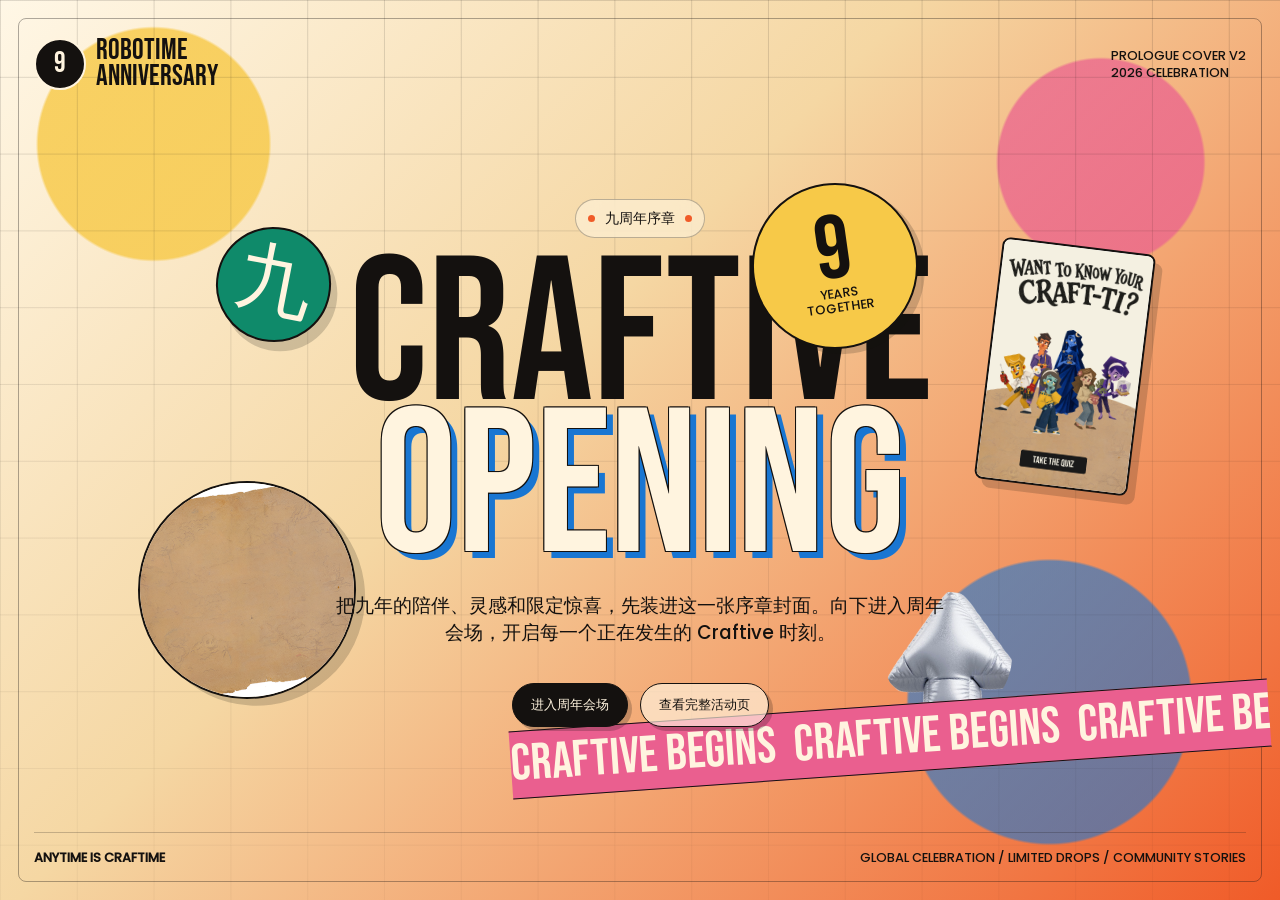
<file: prologue-cover-v2.html>
<!doctype html>
<html lang="zh-CN">
  <head>
    <meta charset="UTF-8" />
    <meta name="viewport" content="width=device-width, initial-scale=1.0" />
    <title>九周年序章封面 V2</title>
    <style>
      @font-face {
        font-family: "Anniversary Bebas";
        src: url("assets/fonts/BebasNeue-Regular.ttf") format("truetype");
        font-display: swap;
      }

      @font-face {
        font-family: "Anniversary Poppins";
        src: url("assets/fonts/Poppins-Medium.ttf") format("truetype");
        font-display: swap;
      }

      * {
        box-sizing: border-box;
      }

      :root {
        --ink: #14110f;
        --cream: #fff4df;
        --paper: #f6e2bd;
        --orange: #f05b28;
        --yellow: #f7c948;
        --blue: #1976d2;
        --green: #0f8a6a;
        --rose: #ea5f8f;
        --line: rgba(20, 17, 15, 0.16);
        --font-display: "Anniversary Bebas", Impact, "Arial Black", sans-serif;
        --font-body: "Anniversary Poppins", Inter, ui-sans-serif, system-ui, -apple-system, BlinkMacSystemFont, "Segoe UI", sans-serif;
      }

      html,
      body {
        min-width: 320px;
        min-height: 100%;
        margin: 0;
      }

      body {
        color: var(--ink);
        background: #0d0c0b;
        font-family: var(--font-body);
        overflow-x: hidden;
      }

      a {
        color: inherit;
        text-decoration: none;
      }

      .cover {
        position: relative;
        min-height: 100svh;
        display: grid;
        grid-template-rows: auto 1fr auto;
        padding: clamp(18px, 3vw, 34px);
        overflow: hidden;
        background:
          radial-gradient(circle at 12% 16%, rgba(247, 201, 72, 0.82) 0 9vw, transparent 9.2vw),
          radial-gradient(circle at 86% 18%, rgba(234, 95, 143, 0.72) 0 8vw, transparent 8.2vw),
          radial-gradient(circle at 82% 78%, rgba(25, 118, 210, 0.6) 0 11vw, transparent 11.2vw),
          linear-gradient(135deg, #fff7e6 0%, #f5d7a3 42%, #f05b28 100%);
        isolation: isolate;
      }

      .cover::before {
        position: absolute;
        inset: 0;
        z-index: -2;
        background-image:
          linear-gradient(var(--line) 1px, transparent 1px),
          linear-gradient(90deg, var(--line) 1px, transparent 1px);
        background-size: clamp(44px, 6vw, 92px) clamp(44px, 6vw, 92px);
        mask-image: linear-gradient(to bottom, rgba(0, 0, 0, 0.86), rgba(0, 0, 0, 0.22));
        content: "";
      }

      .cover::after {
        position: absolute;
        inset: clamp(10px, 1.4vw, 18px);
        z-index: -1;
        border: 1px solid rgba(20, 17, 15, 0.34);
        border-radius: 8px;
        content: "";
        pointer-events: none;
      }

      .topbar,
      .footer-strip {
        position: relative;
        z-index: 5;
        display: flex;
        align-items: center;
        justify-content: space-between;
        gap: 18px;
      }

      .brand {
        display: inline-flex;
        align-items: center;
        gap: 10px;
        font-family: var(--font-display);
        font-size: clamp(23px, 2.3vw, 42px);
        letter-spacing: 0;
        line-height: 0.9;
        text-transform: uppercase;
      }

      .brand-mark {
        display: grid;
        width: clamp(38px, 4.1vw, 62px);
        height: clamp(38px, 4.1vw, 62px);
        place-items: center;
        border: 2px solid currentColor;
        border-radius: 50%;
        background: var(--ink);
        color: var(--cream);
      }

      .top-note,
      .footer-strip {
        font-size: clamp(11px, 1vw, 14px);
        line-height: 1.35;
        text-transform: uppercase;
      }

      .stage {
        position: relative;
        display: grid;
        min-height: min(690px, calc(100svh - 226px));
        place-items: center;
        padding: clamp(34px, 5vw, 70px) 0;
      }

      .title-stack {
        position: relative;
        z-index: 2;
        width: min(1180px, 96vw);
        text-align: center;
      }

      .eyebrow {
        display: inline-flex;
        align-items: center;
        gap: 10px;
        margin: 0 0 clamp(12px, 2vw, 24px);
        padding: 8px 12px;
        border: 1px solid rgba(20, 17, 15, 0.28);
        border-radius: 999px;
        background: rgba(255, 244, 223, 0.58);
        font-size: clamp(11px, 1.1vw, 15px);
        text-transform: uppercase;
        backdrop-filter: blur(12px);
      }

      .eyebrow::before,
      .eyebrow::after {
        width: 7px;
        height: 7px;
        border-radius: 50%;
        background: var(--orange);
        content: "";
      }

      h1 {
        margin: 0;
        font-family: var(--font-display);
        font-size: clamp(86px, 16vw, 246px);
        font-weight: 400;
        letter-spacing: 0;
        line-height: 0.74;
        text-transform: uppercase;
      }

      .h1-line {
        display: block;
      }

      .h1-line:nth-child(2) {
        color: var(--cream);
        text-shadow:
          -1px -1px 0 var(--ink),
          1px -1px 0 var(--ink),
          -1px 1px 0 var(--ink),
          1px 1px 0 var(--ink),
          0.035em 0.035em 0 var(--blue);
      }

      .subtitle {
        width: min(620px, 92vw);
        margin: clamp(16px, 2.4vw, 28px) auto 0;
        font-size: clamp(15px, 1.45vw, 23px);
        line-height: 1.45;
      }

      .cta-row {
        display: flex;
        flex-wrap: wrap;
        justify-content: center;
        gap: 12px;
        margin-top: clamp(22px, 3vw, 36px);
      }

      .button {
        display: inline-flex;
        align-items: center;
        justify-content: center;
        min-height: 44px;
        padding: 0 18px;
        border: 1.5px solid var(--ink);
        border-radius: 999px;
        background: var(--ink);
        color: var(--cream);
        box-shadow: 4px 4px 0 rgba(20, 17, 15, 0.22);
        font-size: 13px;
        text-transform: uppercase;
      }

      .button.secondary {
        background: rgba(255, 244, 223, 0.66);
        color: var(--ink);
      }

      .orbital {
        position: absolute;
        z-index: 1;
        display: grid;
        place-items: center;
        border: 2px solid var(--ink);
        border-radius: 999px;
        background: var(--cream);
        box-shadow: 8px 8px 0 rgba(20, 17, 15, 0.18);
        overflow: hidden;
      }

      .orbital img {
        display: block;
        width: 100%;
        height: 100%;
        object-fit: cover;
      }

      .orbital.product {
        left: clamp(14px, 5vw, 84px);
        bottom: clamp(80px, 13vh, 150px);
        width: clamp(122px, 17vw, 268px);
        height: clamp(122px, 17vw, 268px);
        transform: rotate(-8deg);
      }

      .orbital.preview {
        top: clamp(80px, 15vh, 142px);
        right: clamp(12px, 5vw, 92px);
        width: clamp(96px, 12vw, 188px);
        height: clamp(156px, 19vw, 306px);
        border-radius: 8px;
        background: #fff;
        transform: rotate(7deg);
      }

      .orbital.badge {
        top: 18%;
        left: 15%;
        width: clamp(80px, 9vw, 148px);
        height: clamp(80px, 9vw, 148px);
        background: var(--green);
        color: var(--cream);
        font-family: var(--font-display);
        font-size: clamp(42px, 6vw, 96px);
        line-height: 1;
        transform: rotate(11deg);
      }

      .orbital.balloon {
        right: 16%;
        bottom: 13%;
        width: clamp(86px, 10vw, 158px);
        height: clamp(86px, 10vw, 158px);
        border: 0;
        background: transparent;
        box-shadow: none;
        transform: rotate(-13deg);
      }

      .orbital.balloon img {
        object-fit: contain;
      }

      .stamp {
        position: absolute;
        z-index: 3;
        display: grid;
        width: clamp(112px, 13vw, 196px);
        height: clamp(112px, 13vw, 196px);
        place-items: center;
        right: 27%;
        top: 12%;
        border: 2px solid var(--ink);
        border-radius: 50%;
        background: var(--yellow);
        box-shadow: 6px 6px 0 rgba(20, 17, 15, 0.18);
        color: var(--ink);
        font-family: var(--font-display);
        font-size: clamp(54px, 7vw, 116px);
        line-height: 0.78;
        text-align: center;
        transform: rotate(-8deg);
      }

      .stamp small {
        display: block;
        font-family: var(--font-body);
        font-size: clamp(10px, 1vw, 14px);
        line-height: 1.1;
        text-transform: uppercase;
      }

      .ticker {
        position: absolute;
        right: -24px;
        bottom: 8%;
        z-index: 1;
        display: flex;
        gap: 18px;
        width: min(760px, 72vw);
        padding: 11px 0;
        border-block: 1.5px solid var(--ink);
        background: var(--rose);
        color: var(--cream);
        font-family: var(--font-display);
        font-size: clamp(25px, 4vw, 58px);
        line-height: 0.86;
        text-transform: uppercase;
        transform: rotate(-4deg);
        overflow: hidden;
      }

      .ticker span {
        flex: 0 0 auto;
      }

      .footer-strip {
        padding-top: 16px;
        border-top: 1px solid rgba(20, 17, 15, 0.22);
      }

      .footer-strip strong {
        font-weight: 700;
      }

      @media (max-width: 820px) {
        .cover {
          padding: 18px;
        }

        .topbar,
        .footer-strip {
          align-items: flex-start;
        }

        .top-note {
          max-width: 150px;
          text-align: right;
        }

        .stage {
          min-height: calc(100svh - 142px);
          padding: 70px 0 98px;
        }

        .title-stack {
          width: 100%;
        }

        h1 {
          font-size: clamp(76px, 25vw, 138px);
        }

        .subtitle {
          width: min(340px, 90vw);
        }

        .orbital.badge {
          top: 11%;
          left: 3%;
        }

        .orbital.preview {
          top: 10%;
          right: -24px;
          opacity: 0.92;
        }

        .orbital.product {
          left: -26px;
          bottom: 62px;
        }

        .orbital.balloon {
          right: 4%;
          bottom: 10%;
        }

        .stamp {
          right: 8%;
          top: 24%;
        }

        .ticker {
          right: -72px;
          bottom: 17%;
          width: 112vw;
        }

        .footer-strip {
          font-size: 11px;
        }
      }

      @media (max-width: 520px) {
        .top-note {
          display: none;
        }

        .stage {
          padding-top: 82px;
        }

        .eyebrow {
          margin-bottom: 10px;
        }

        .cta-row {
          gap: 9px;
        }

        .button {
          min-height: 42px;
          padding: 0 14px;
          font-size: 12px;
        }

        .orbital.preview {
          width: 76px;
          height: 124px;
        }

        .orbital.product {
          width: 112px;
          height: 112px;
        }

        .orbital.badge,
        .orbital.balloon {
          width: 72px;
          height: 72px;
        }

        .stamp {
          width: 94px;
          height: 94px;
        }

        .footer-strip {
          gap: 12px;
        }
      }
    </style>
  </head>
  <body>
    <main class="cover" aria-label="九周年序章封面第二版">
      <header class="topbar">
        <a class="brand" href="index.html#intro" aria-label="回到九周年活动页">
          <span class="brand-mark">9</span>
          <span>Robotime<br />Anniversary</span>
        </a>
        <p class="top-note">Prologue Cover V2<br />2026 Celebration</p>
      </header>

      <section class="stage">
        <figure class="orbital product" aria-hidden="true">
          <img src="assets/intro/card1/Image 1 (2).png" alt="" />
        </figure>
        <figure class="orbital preview" aria-hidden="true">
          <img src="assets/intro/card1/intro-card1-preview.png" alt="" />
        </figure>
        <div class="orbital badge" aria-hidden="true">九</div>
        <figure class="orbital balloon" aria-hidden="true">
          <img src="assets/intro/card2/Image 4.png" alt="" />
        </figure>
        <div class="stamp" aria-hidden="true">
          <span>9<small>years<br />together</small></span>
        </div>
        <div class="ticker" aria-hidden="true">
          <span>Craftive Begins</span>
          <span>Craftive Begins</span>
          <span>Craftive Begins</span>
        </div>

        <div class="title-stack">
          <p class="eyebrow">九周年序章</p>
          <h1>
            <span class="h1-line">Craftive</span>
            <span class="h1-line">Opening</span>
          </h1>
          <p class="subtitle">把九年的陪伴、灵感和限定惊喜，先装进这一张序章封面。向下进入周年会场，开启每一个正在发生的 Craftive 时刻。</p>
          <div class="cta-row" aria-label="页面入口">
            <a class="button" href="index.html#intro">进入周年会场</a>
            <a class="button secondary" href="index.html">查看完整活动页</a>
          </div>
        </div>
      </section>

      <footer class="footer-strip">
        <span><strong>Anytime is Craftime</strong></span>
        <span>Global Celebration / Limited Drops / Community Stories</span>
      </footer>
    </main>
  </body>
</html>
</file>
